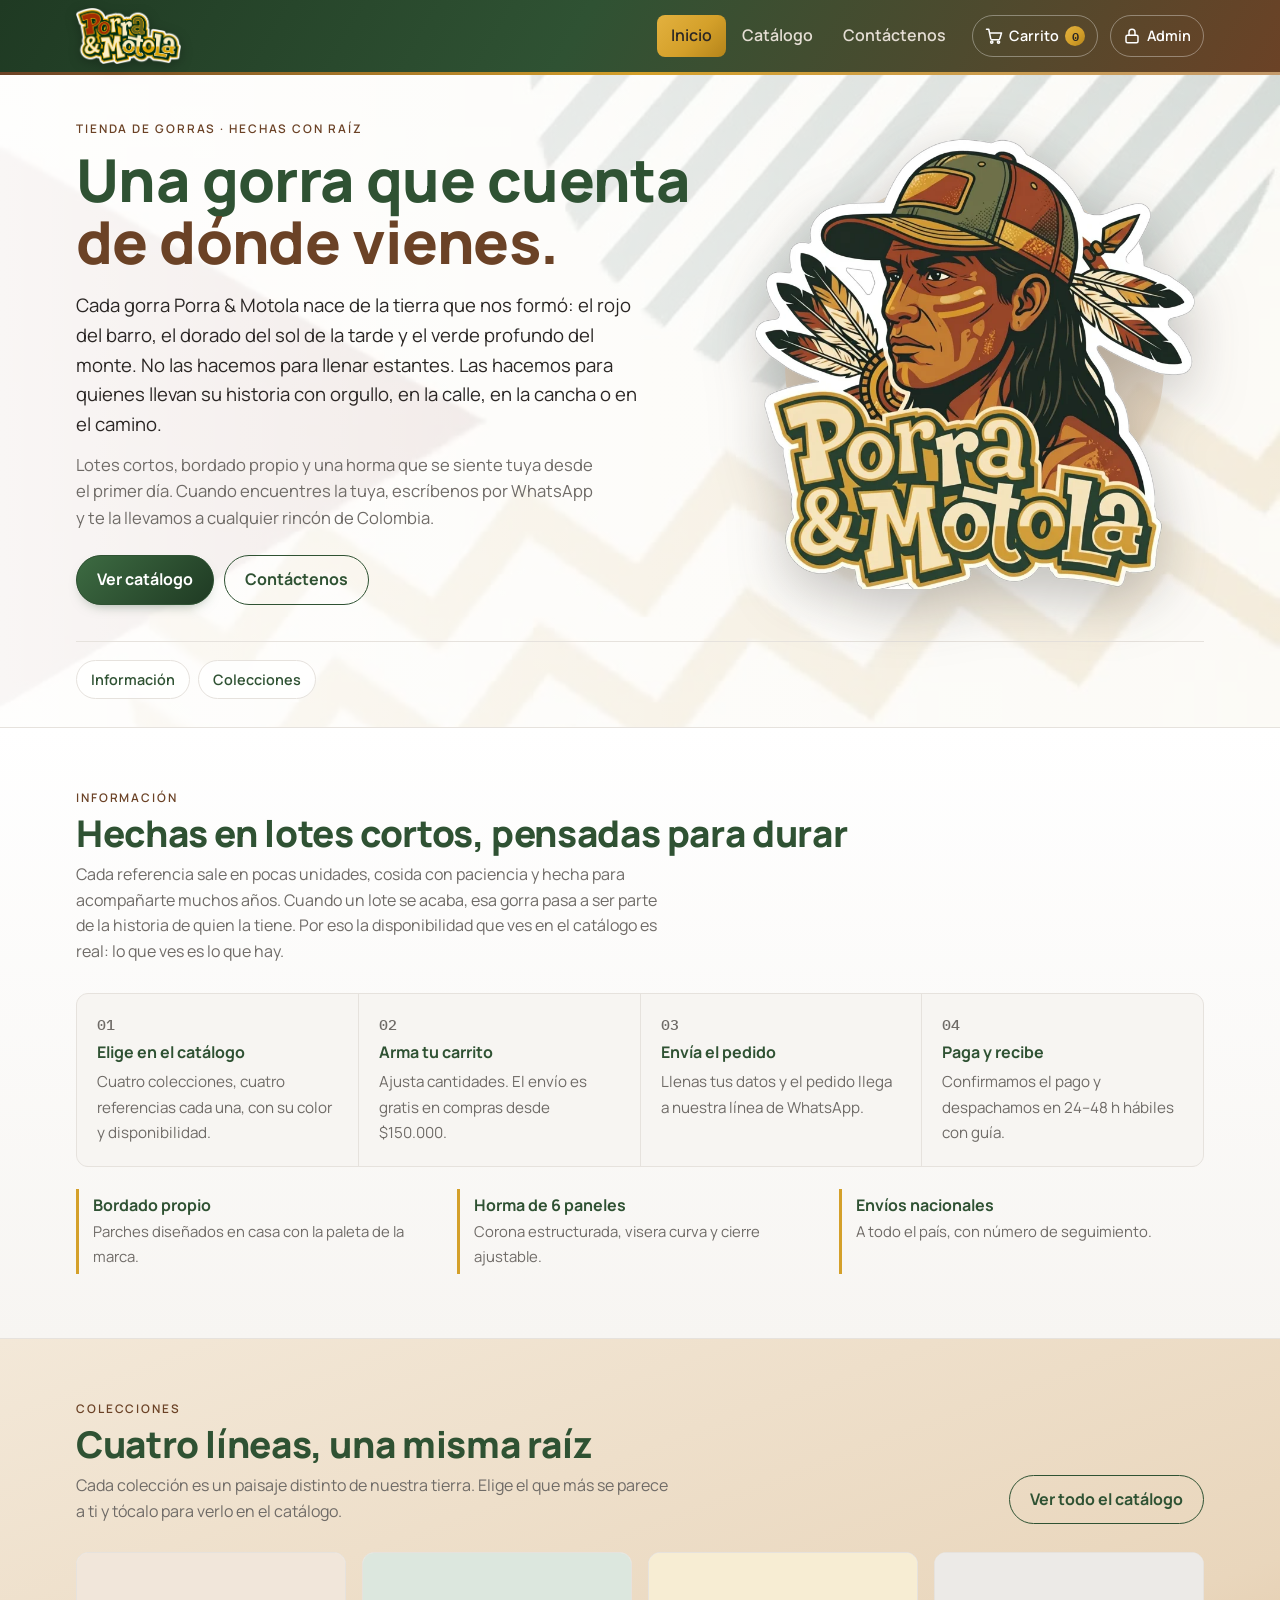
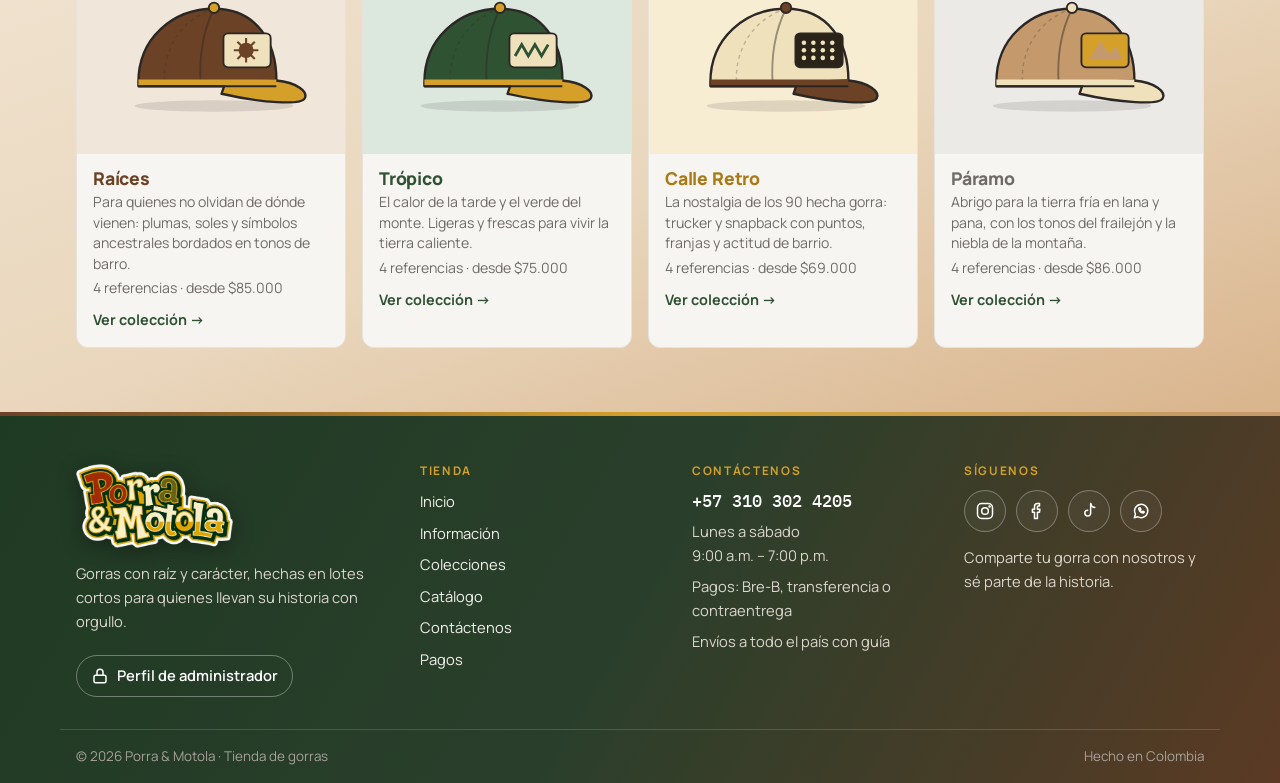
<file: index.html>
<!doctype html>
<html lang="es">
<head>
<meta charset="utf-8">
<meta name="viewport" content="width=device-width, initial-scale=1, viewport-fit=cover">
<title>Porra &amp; Motola · Tienda de gorras</title>
<meta name="description" content="Porra &amp; Motola: gorras con raíz y carácter. Cuatro colecciones con bordado propio y pedidos por WhatsApp a toda Colombia.">
<meta name="theme-color" content="#2F5233">
<meta property="og:title" content="Porra &amp; Motola · Tienda de gorras">
<meta property="og:description" content="Gorras con raíz y carácter. Pide por WhatsApp y recíbela en cualquier ciudad de Colombia.">
<meta property="og:image" content="assets/img/mascota.webp">
<meta property="og:type" content="website">
<link rel="icon" type="image/png" href="assets/img/favicon.png">
<link rel="apple-touch-icon" href="assets/img/logo-sello.png">
<link rel="preconnect" href="https://fonts.googleapis.com">
<link rel="preconnect" href="https://fonts.gstatic.com" crossorigin>
<link rel="stylesheet" href="https://fonts.googleapis.com/css2?family=Manrope:wght@400;500;600;700;800&family=IBM+Plex+Mono:wght@500&display=swap">
<link rel="stylesheet" href="assets/css/styles.css">
</head>
<body>
<header class="top">
  <div class="wrap">
    <button class="brand" type="button" data-go="inicio" aria-label="Porra &amp; Motola, ir al inicio"><img src="assets/img/logo-letras.webp" alt="Porra &amp; Motola"></button>
    <nav class="main" aria-label="Secciones">
      <button class="navbtn on" type="button" data-go="inicio">Inicio</button>
      <button class="navbtn" type="button" data-go="catalogo">Catálogo</button>
      <button class="navbtn" type="button" data-go="contactenos">Contáctenos</button>
    </nav>
    <button class="iconbtn" type="button" data-go="pagos" aria-label="Ver carrito"><svg class="i" viewBox="0 0 24 24"><circle cx="9" cy="20" r="1.5"/><circle cx="18" cy="20" r="1.5"/><path d="M2 3h3l2.6 12.4a2 2 0 0 0 2 1.6h8.2a2 2 0 0 0 2-1.5L22 8H6"/></svg><span class="lbl">Carrito</span><span class="n" id="cartN">0</span></button>
    <button class="iconbtn" type="button" id="openAdmin" title="Acceso administrador"><svg class="i" viewBox="0 0 24 24"><rect x="4" y="11" width="16" height="10" rx="2"/><path d="M8 11V7a4 4 0 0 1 8 0v4"/></svg><span class="lbl">Admin</span></button>
  </div>
</header>

<main>
<!-- ===== VISTA: INICIO ===== -->
<div class="view" id="v-inicio">
  <section class="band hero-b" id="inicio">
    <video class="bgvid" id="bgvid" autoplay muted loop playsinline preload="auto" poster="assets/img/fondo-inicio.jpg" aria-hidden="true" tabindex="-1"><source src="assets/video/fondo-inicio.mp4" type="video/mp4"></video>
    <div class="wrap hero">
      <div class="copy">
        <div class="eyebrow">Tienda de gorras · Hechas con raíz</div>
        <h1>Una gorra que cuenta <span>de dónde vienes.</span></h1>
        <p class="lead">Cada gorra Porra &amp; Motola nace de la tierra que nos formó: el rojo del barro, el dorado del sol de la tarde y el verde profundo del monte. No las hacemos para llenar estantes. Las hacemos para quienes llevan su historia con orgullo, en la calle, en la cancha o en el camino.</p>
        <p>Lotes cortos, bordado propio y una horma que se siente tuya desde el primer día. Cuando encuentres la tuya, escríbenos por WhatsApp y te la llevamos a cualquier rincón de Colombia.</p>
        <div class="cta">
          <button class="btn" type="button" data-go="catalogo">Ver catálogo</button>
          <button class="btn ghost" type="button" data-go="contactenos">Contáctenos</button>
        </div>
      </div>
      <div class="mascwrap"><img class="mascot" src="assets/img/mascota.webp" alt="Mascota Porra &amp; Motola: hombre indígena con gorra y plumas"></div>
    </div>
    <div class="wrap"><div class="subnav" role="navigation" aria-label="En esta página">
      <button type="button" data-go="informacion">Información</button>
      <button type="button" data-go="colecciones">Colecciones</button>
    </div></div>
  </section>

  <section class="band info-b" id="informacion">
    <div class="wrap">
      <div class="sechead"><div><div class="eyebrow">Información</div><h2>Hechas en lotes cortos, pensadas para durar</h2><p>Cada referencia sale en pocas unidades, cosida con paciencia y hecha para acompañarte muchos años. Cuando un lote se acaba, esa gorra pasa a ser parte de la historia de quien la tiene. Por eso la disponibilidad que ves en el catálogo es real: lo que ves es lo que hay.</p></div></div>
      <div class="info">
        <div><span class="num">01</span><b>Elige en el catálogo</b><span>Cuatro colecciones, cuatro referencias cada una, con su color y disponibilidad.</span></div>
        <div><span class="num">02</span><b>Arma tu carrito</b><span>Ajusta cantidades. El envío es gratis en compras desde $150.000.</span></div>
        <div><span class="num">03</span><b>Envía el pedido</b><span>Llenas tus datos y el pedido llega a nuestra línea de WhatsApp.</span></div>
        <div><span class="num">04</span><b>Paga y recibe</b><span>Confirmamos el pago y despachamos en 24–48 h hábiles con guía.</span></div>
      </div>
      <div class="feats">
        <div><b>Bordado propio</b><span>Parches diseñados en casa con la paleta de la marca.</span></div>
        <div><b>Horma de 6 paneles</b><span>Corona estructurada, visera curva y cierre ajustable.</span></div>
        <div><b>Envíos nacionales</b><span>A todo el país, con número de seguimiento.</span></div>
      </div>
    </div>
  </section>

  <section class="band cols-b" id="colecciones">
    <div class="wrap">
      <div class="sechead"><div><div class="eyebrow">Colecciones</div><h2>Cuatro líneas, una misma raíz</h2><p>Cada colección es un paisaje distinto de nuestra tierra. Elige el que más se parece a ti y tócalo para verlo en el catálogo.</p></div><button class="btn ghost" type="button" data-go="catalogo">Ver todo el catálogo</button></div>
      <div class="cols" id="colCards"></div>
    </div>
  </section>
</div>

<!-- ===== VISTA: CATÁLOGO ===== -->
<div class="view" id="v-catalogo" hidden>
  <section class="pagehead"><div class="wrap"><div class="eyebrow">Catálogo 2026</div><h1>Elige tu gorra</h1><p>Escoge el color con los círculos y agrégala al carrito. Toca la imagen para verla en detalle.</p></div></section>
  <section class="band"><div class="wrap">
    <div class="tabsrow" id="filters" role="tablist" aria-label="Filtrar por colección"></div>
    <div id="lines"></div>
  </div></section>
</div>

<!-- ===== VISTA: CONTÁCTENOS ===== -->
<div class="view" id="v-contactenos" hidden>
  <section class="pagehead"><div class="wrap"><div class="eyebrow">Contáctenos</div><h1>Estamos para escucharte</h1><p>Detrás de cada gorra hay una persona que la eligió con intención. Escríbenos tus dudas, ideas o pedidos especiales y te respondemos personalmente.</p></div></section>
  <section class="band contact-b" id="contacto">
    <div class="wrap contact">
      <div>
        <div class="eyebrow">Línea directa</div>
        <h2>Hablemos por WhatsApp</h2>
        <p style="margin:8px 0 0">¿Tienes una idea, un equipo o un evento? Cuéntanos. Respondemos personalmente cada mensaje, porque detrás de cada pedido hay una historia que queremos conocer. También atendemos ventas al por mayor y diseños personalizados.</p>
        <div class="phone" id="phoneTxt">+57 310 302 4205</div>
        <div class="cta">
          <a class="btn wa" href="https://wa.me/573103024205?text=Hola%20Porra%20%26%20Motola%2C%20quiero%20informaci%C3%B3n%20sobre%20sus%20gorras" target="_blank" rel="noopener">Abrir WhatsApp</a>
          <button class="btn ghost" type="button" id="copyPhone">Copiar número</button>
        </div>
      </div>
      <dl>
        <div><dt>Atención</dt><dd>Lunes a sábado, 9:00 a.m. – 7:00 p.m.</dd></div>
        <div><dt>Pagos</dt><dd>Bre-B, transferencia bancaria o contraentrega</dd></div>
        <div><dt>Envíos</dt><dd>A todo el país, con guía de seguimiento</dd></div>
        <div><dt>Mayoristas</dt><dd>Desde 12 unidades, con descuento por volumen</dd></div>
      </dl>
    </div>
  </section>
  <section class="band"><div class="wrap">
    <div class="cgrid">
      <div class="panel">
        <h3>Envíanos un mensaje</h3>
        <p class="note" style="margin-top:-6px">Llena el formulario y lo abrimos en WhatsApp con tu mensaje listo para enviar.</p>
        <form id="contactForm" novalidate>
          <div class="two">
            <div class="f"><label for="cNombre">Nombre</label><input id="cNombre" autocomplete="name" placeholder="Tu nombre"></div>
            <div class="f"><label for="cEmail">Correo electrónico</label><input id="cEmail" type="email" autocomplete="email" placeholder="nombre@correo.com"></div>
          </div>
          <div class="f"><label for="cMotivo">Motivo</label>
            <select id="cMotivo"><option>Consulta sobre un producto</option><option>Pedido al por mayor</option><option>Diseño personalizado</option><option>Estado de mi pedido</option><option>Otro</option></select></div>
          <div class="f"><label for="cMsg">Mensaje</label><textarea id="cMsg" rows="4" placeholder="Cuéntanos en qué podemos ayudarte"></textarea></div>
          <p class="err" id="cErr" hidden></p>
          <button class="btn block" type="submit">Preparar mensaje</button>
        </form>
        <div id="cBox" hidden>
          <pre class="msg" id="cTxt"></pre>
          <div class="stack"><a class="btn wa" id="cWa" href="https://wa.me/573103024205" target="_blank" rel="noopener">Enviar por WhatsApp</a><button class="btn ghost" type="button" id="cCopy">Copiar mensaje</button></div>
          <button class="link" type="button" id="cEdit">Editar mensaje</button>
        </div>
      </div>
      <div class="faq">
        <h3>Preguntas frecuentes</h3>
        <details open><summary>¿Cuánto tarda el envío?</summary><p>Despachamos en 24–48 h hábiles después de confirmar el pago. La entrega depende de la ciudad y la transportadora.</p></details>
        <details><summary>¿Qué talla tienen las gorras?</summary><p>Todas son talla única ajustable, con cierre snapback o correa según la referencia.</p></details>
        <details><summary>¿Cómo pago?</summary><p>Con Bre-B, transferencia bancaria o contraentrega donde haya cobertura. Te confirmamos los datos por WhatsApp.</p></details>
        <details><summary>¿Hacen diseños personalizados?</summary><p>Sí, para equipos, empresas y eventos desde 12 unidades. Cuéntanos tu idea en el formulario.</p></details>
      </div>
    </div>
  </div></section>
</div>

<!-- ===== VISTA: PAGOS ===== -->
<div class="view" id="v-pagos" hidden>
  <section class="pagehead"><div class="wrap"><div class="eyebrow">Pagos</div><h1>Finaliza tu pedido</h1><p>Revisa el carrito, completa tus datos y envía el pedido a nuestra línea de WhatsApp, donde te confirmamos el pago y el envío.</p></div></section>
  <section class="band"><div class="wrap">
    <div class="paygrid">
      <div class="panel"><h3>1 · Tu carrito</h3><div id="cartList"></div><div class="totals" id="totals"></div></div>
      <div class="panel">
        <h3>2 · Datos de envío y pago</h3>
        <form id="orderForm" novalidate>
          <div class="f"><label for="fNombre">Nombre completo</label><input id="fNombre" autocomplete="name" placeholder="Ej: Laura Gómez"></div>
          <div class="two">
            <div class="f"><label for="fTel">Celular</label><input id="fTel" inputmode="tel" autocomplete="tel" placeholder="300 123 4567"></div>
            <div class="f"><label for="fEmail">Correo electrónico</label><input id="fEmail" type="email" inputmode="email" autocomplete="email" placeholder="nombre@correo.com"></div>
          </div>
          <div class="two">
            <div class="f"><label for="fCiudad">Ciudad</label><input id="fCiudad" placeholder="Ej: Ibagué"></div>
            <div class="f"><label for="fDir">Dirección</label><input id="fDir" autocomplete="street-address" placeholder="Calle, número, barrio"></div>
          </div>
          <div class="f"><span class="lbl2">Método de pago</span>
            <div class="paymeth">
              <label><input type="radio" name="pago" id="pBreb" value="Bre-B" checked><span>Bre-B<small>Pago inmediato con llave; te la enviamos por WhatsApp.</small></span></label>
              <label><input type="radio" name="pago" id="pTransf" value="Transferencia bancaria"><span>Transferencia bancaria<small>Te compartimos los datos de la cuenta en el chat.</small></span></label>
              <label><input type="radio" name="pago" id="pContra" value="Contraentrega"><span>Contraentrega<small>Sujeto a cobertura de la transportadora.</small></span></label>
            </div>
          </div>
          <div class="f"><label for="fNota">Nota (opcional)</label><textarea id="fNota" rows="2" placeholder="Ej: es para regalo"></textarea></div>
          <p class="err" id="formErr" hidden></p>
          <button class="btn block" type="submit" id="sendBtn">Preparar pedido</button>
        </form>
        <div id="sendBox" hidden>
          <p class="note" style="margin-top:0">Mensaje que se enviará a la línea <b>+57 310 302 4205</b>:</p>
          <pre class="msg" id="msgTxt"></pre>
          <div class="stack">
            <a class="btn wa" id="waLink" href="https://wa.me/573103024205" target="_blank" rel="noopener">Enviar por WhatsApp</a>
            <button class="btn ghost" type="button" id="copyMsg">Copiar mensaje</button>
          </div>
          <p class="note">Si WhatsApp no se abre, copia el mensaje y envíalo al +57 310 302 4205.</p>
          <div class="stack"><button class="link" type="button" id="editBtn">Editar datos</button><button class="link" type="button" id="doneBtn">Ya envié el pedido · vaciar carrito</button></div>
        </div>
      </div>
    </div>
  </div></section>
</div>
</main>


<footer>
  <div class="wrap fgrid">
    <div>
      <img class="flogo" src="assets/img/logo-letras.webp" alt="Porra &amp; Motola">
      <p>Gorras con raíz y carácter, hechas en lotes cortos para quienes llevan su historia con orgullo.</p>
      <button class="adminlink" type="button" id="footAdmin"><svg class="i" viewBox="0 0 24 24"><rect x="4" y="11" width="16" height="10" rx="2"/><path d="M8 11V7a4 4 0 0 1 8 0v4"/></svg>Perfil de administrador</button>
    </div>
    <div>
      <h4>Tienda</h4>
      <ul class="flist">
        <li><button type="button" data-go="inicio">Inicio</button></li>
        <li><button type="button" data-go="informacion">Información</button></li>
        <li><button type="button" data-go="colecciones">Colecciones</button></li>
        <li><button type="button" data-go="catalogo">Catálogo</button></li>
        <li><button type="button" data-go="contactenos">Contáctenos</button></li>
        <li><button type="button" data-go="pagos">Pagos</button></li>
      </ul>
    </div>
    <div>
      <h4>Contáctenos</h4>
      <p class="fphone">+57 310 302 4205</p>
      <p>Lunes a sábado<br>9:00 a.m. – 7:00 p.m.</p>
      <p>Pagos: Bre-B, transferencia o contraentrega</p>
      <p>Envíos a todo el país con guía</p>
    </div>
    <div>
      <h4>Síguenos</h4>
      <div class="social">
        <a id="soc-ig" href="https://www.instagram.com/" target="_blank" rel="noopener" aria-label="Instagram" title="Instagram"><svg viewBox="0 0 24 24"><rect x="3" y="3" width="18" height="18" rx="5"/><circle cx="12" cy="12" r="4"/><circle cx="17.5" cy="6.5" r=".6" fill="currentColor"/></svg></a>
        <a id="soc-fb" href="https://www.facebook.com/" target="_blank" rel="noopener" aria-label="Facebook" title="Facebook"><svg viewBox="0 0 24 24"><path d="M15 3h-2.5A3.5 3.5 0 0 0 9 6.5V10H6.5v3.5H9V21h3.5v-7.5H15l.5-3.5h-3V7a1 1 0 0 1 1-1H15z"/></svg></a>
        <a id="soc-tt" href="https://www.tiktok.com/" target="_blank" rel="noopener" aria-label="TikTok" title="TikTok"><svg viewBox="0 0 24 24"><path d="M14 3v11.5a3.5 3.5 0 1 1-3.5-3.5"/><path d="M14 3c.5 2.8 2.4 4.6 5 4.8"/></svg></a>
        <a id="soc-wa" href="https://wa.me/573103024205" target="_blank" rel="noopener" aria-label="WhatsApp" title="WhatsApp"><svg viewBox="0 0 24 24"><path d="M4 20l1.3-3.9A8 8 0 1 1 8 18.8z"/><path d="M9.2 8.6c.2 2.9 2.6 5.4 5.6 5.9l1.2-1.3-1.8-.9-.8.8c-1-.4-1.9-1.3-2.3-2.3l.8-.8-.9-1.8z"/></svg></a>
      </div>
      <p style="margin-top:14px">Comparte tu gorra con nosotros y sé parte de la historia.</p>
    </div>
  </div>
  <div class="wrap fbottom"><span>© 2026 Porra &amp; Motola · Tienda de gorras</span><span>Hecho en Colombia</span></div>
</footer>

<!-- ADMIN -->
<div class="layer" id="adminLayer" hidden role="dialog" aria-modal="true" aria-label="Panel administrador">
  <div class="layerbar"><div class="wrap"><b>Panel administrador · Porra &amp; Motola</b><button class="iconbtn" type="button" id="closeAdmin">Volver a la tienda</button></div></div>
  <div class="wrap">
    <div class="login panel" id="loginBox">
      <img src="assets/img/logo-letras.webp" alt="" style="width:180px;border-radius:0">
      <h3 style="color:var(--bosque);margin-bottom:16px">Acceso administrador</h3>
      <form id="loginForm"><div class="f"><label for="pin">Clave</label><input id="pin" type="password" autocomplete="current-password" placeholder="Clave de acceso"></div>
      <p class="err" id="pinErr" hidden>Clave incorrecta. Revisa mayúsculas y vuelve a intentar.</p>
      <button class="btn block" type="submit">Entrar al panel</button></form>
      <p class="note">Clave de demostración: <b>motola2026</b>. Cámbiala en el código (constante ADMIN_PIN).</p>
    </div>
    <div id="dash" hidden>
      <div class="dashbar">
        <div><div class="eyebrow">Últimos 30 días</div><h2>Estadísticas de la tienda</h2></div>
        <div class="stack" style="margin:0;align-items:center">
          <span class="demo" id="demoTag">Incluye datos de ejemplo</span>
          <button class="chip" type="button" id="resetBtn">Reiniciar datos</button>
          <button class="chip" type="button" id="logoutBtn">Cerrar sesión</button>
        </div>
      </div>
      <div class="kpis" id="kpis"></div>
      <div class="dgrid">
        <div class="panel chart"><h3>Visitas · últimos 14 días</h3><div id="visitsChart"></div></div>
        <div class="panel"><h3>Ventas por colección</h3><div id="byCol"></div></div>
      </div>
      <div class="dgrid">
        <div class="panel"><h3>Productos más vendidos</h3><div class="tablewrap" id="topProd"></div></div>
        <div class="panel"><h3>Colores preferidos</h3><div id="byColor"></div></div>
      </div>
      <div class="panel" style="margin-bottom:16px"><h3>Inventario y precios</h3><p class="note" style="margin-top:-8px">Edita el precio o las existencias; el catálogo se actualiza al instante.</p><div class="tablewrap" id="invTable"></div></div>
      <div class="panel" style="margin-bottom:16px"><h3>Últimos pedidos</h3><div class="tablewrap" id="orders"></div></div>
      <p class="note" style="margin-bottom:40px">Los datos se guardan en este navegador. Para medir las visitas de todos los clientes en GitHub Pages hay que conectar un servicio externo, como Google Analytics o Firebase.</p>
    </div>
  </div>
</div>

<div class="modal" id="modal" hidden></div>
<div class="toast" id="toast" hidden></div>
<script src="assets/js/app.js"></script>
</body>
</html>
</file>
<file: assets/css/styles.css>
html,body{margin:0}
:root{padding-top:env(safe-area-inset-top,0px);padding-bottom:env(safe-area-inset-bottom,0px)}
img{max-width:100%}
[hidden]{display:none!important}

/* Layout: tres vistas independientes (Inicio · Catálogo · Pagos) bajo una barra fija; Inicio en bandas de color propias; admin en capa superpuesta */
:root{
  --fondo:#FFFFFF; --papel:#F7F5F2; --linea:#E6E2DD; --texto:#2B2725; --suave:#6F6B67; --dorado:#F3E8D8;
  --bosque:#2F5233; --mostaza:#D4A02A; --teja:#6B4226; --oliva:#C49A6C; --gris:#8E8984;
  --cafe:#6B4226; --cafe-claro:#C49A6C;
  --ok:#2E6B41; --warn:#8A6514; --bad:#8A3B22;
  --g-monte:linear-gradient(120deg,#1F3A23 0%,#2F5233 45%,#4E4A2E 75%,#6B4226 100%);
  --g-sol:linear-gradient(180deg,#FFFFFF 0%,#FFFFFF 70%,#F7F5F2 100%);
  --g-barro:linear-gradient(120deg,#2F5233 0%,#4E4A2E 50%,#6B4226 100%);
  --g-oro:linear-gradient(135deg,#E3B13F 0%,#D4A02A 55%,#B5841A 100%);
  --g-crema:linear-gradient(180deg,#FFFFFF 0%,#F7F5F2 100%);
    --sans:"Manrope","Segoe UI",Helvetica,Arial,sans-serif;
  --mono:"IBM Plex Mono",ui-monospace,Menlo,monospace;
  --r:12px; color-scheme:light;
}
*{box-sizing:border-box}
[hidden]{display:none!important}
html{scroll-behavior:smooth}
body{background:var(--fondo);color:var(--texto);font:16px/1.6 var(--sans);margin:0}
body::before{content:"";position:fixed;inset:0 0 auto;height:env(safe-area-inset-top,0px);z-index:60;background:var(--bosque)}
button{font:inherit;cursor:pointer;color:inherit}
:focus-visible{outline:2px solid var(--mostaza);outline-offset:2px}
.wrap{max-width:1160px;margin:0 auto;padding-left:max(16px,env(safe-area-inset-left,0px));padding-right:max(16px,env(safe-area-inset-right,0px))}
h1,h2,h3,h4{margin:0;line-height:1.15;text-wrap:balance;letter-spacing:-.01em}
.eyebrow{font:600 .74rem/1 var(--sans);letter-spacing:.16em;text-transform:uppercase;color:var(--teja)}
svg.i{width:18px;height:18px;fill:none;stroke:currentColor;stroke-width:2;stroke-linecap:round;stroke-linejoin:round;flex:none}

/* Barra superior */
header.top{position:sticky;top:env(safe-area-inset-top,0px);z-index:50;background:var(--bosque);background-image:var(--g-monte);border-bottom:3px solid transparent;border-image:linear-gradient(90deg,#6B4226,#D4A02A,#C49A6C) 1}
header.top .wrap{display:flex;align-items:center;gap:12px;padding-block:8px}
.brand{display:flex;align-items:center;gap:10px;margin-right:auto;border:0;background:none;padding:0}
.brand img{height:56px;width:auto;display:block;filter:drop-shadow(0 3px 6px rgba(0,0,0,.25));transition:transform .2s}
.brand:hover img{transform:rotate(-2deg) scale(1.03)}
.brand span{font-weight:800;font-size:1.05rem;color:#FFFFFF}
nav.main{display:flex;gap:2px}
.navbtn{border:0;background:none;padding:8px 14px;border-radius:8px;font-weight:600;color:#E4DDD3}
@media (max-width:480px){.navbtn{padding:6px 8px;font-size:.86rem}}
.navbtn:hover{color:#fff;background:rgba(255,255,255,.08)}
.navbtn.on{color:var(--texto);background:var(--g-oro)}
.iconbtn{display:flex;align-items:center;gap:6px;border:1px solid rgba(255,255,255,.35);background:transparent;color:#FFFFFF;padding:8px 12px;border-radius:999px;font-weight:600;font-size:.9rem}
.iconbtn:hover{border-color:var(--mostaza)}
.iconbtn .n{background:var(--g-oro);color:var(--texto);min-width:20px;height:20px;border-radius:10px;display:grid;place-items:center;font:600 .75rem var(--mono)}
@media (max-width:760px){
  header.top .wrap{flex-wrap:wrap}
  nav.main{order:3;width:100%;justify-content:space-around;border-top:1px solid rgba(255,255,255,.2);padding-top:6px}
  .iconbtn .lbl{display:none}
}

/* Botones */
.btn{text-decoration:none;display:inline-flex;align-items:center;justify-content:center;gap:8px;border:1px solid var(--bosque);background:var(--bosque);background-image:linear-gradient(135deg,#3D6B42,#1F3A23);box-shadow:0 6px 14px -8px rgba(47,82,51,.6);color:#fff;font-weight:700;padding:11px 20px;border-radius:999px;transition:background .15s,color .15s}
.btn:hover{background-image:linear-gradient(135deg,#4A7A50,#2F5233)}
.btn.ghost{background:transparent;background-image:none;box-shadow:none;color:var(--bosque)}
.btn.ghost:hover{background:rgba(47,82,51,.06)}
.btn.wa{background:#1E8A4C;background-image:linear-gradient(135deg,#25A35A,#17703D);border-color:#1E8A4C}
.btn.wa:hover{background-image:linear-gradient(135deg,#2BB565,#1E8A4C)}
.btn[disabled]{opacity:.4;cursor:not-allowed}
.btn.block{width:100%}

.sechead{display:flex;flex-wrap:wrap;align-items:end;justify-content:space-between;gap:16px;margin-bottom:28px}
.sechead h2{font-size:clamp(1.7rem,3.4vw,2.3rem);font-weight:800;color:var(--bosque);margin-top:8px}
.sechead p{margin:8px 0 0;max-width:60ch;color:var(--suave)}

/* Héroe */
.hero{display:grid;grid-template-columns:1.15fr .85fr;gap:48px;align-items:center}
.mascwrap{position:relative;justify-self:center;width:100%;max-width:440px;display:grid;place-items:center}
.mascwrap::before{content:"";position:absolute;width:86%;aspect-ratio:1;border-radius:50%;background:radial-gradient(circle at 40% 35%,#F3E8D8 0%,#EBDCC8 55%,rgba(196,154,108,.25) 72%,transparent 74%);z-index:0}
.mascot{position:relative;z-index:1;width:100%;filter:drop-shadow(0 18px 28px rgba(43,39,37,.28));transition:transform .5s}
.mascwrap:hover .mascot{transform:translateY(-4px) rotate(-1.5deg)}
@keyframes spin{to{transform:rotate(360deg)}}
.hero h1{font-size:clamp(2.2rem,5vw,3.7rem);font-weight:800;color:var(--bosque);margin:14px 0 18px;line-height:1.05}
.hero h1 span{color:var(--teja)}
.hero p{max-width:52ch;color:var(--suave);font-size:1.04rem;margin:0 0 12px}
.hero p.lead{font-size:1.16rem;color:var(--texto)}
.hero .cta{display:flex;flex-wrap:wrap;gap:10px;margin-top:24px}
.facts{display:flex;flex-wrap:wrap;gap:28px;margin-top:28px;padding-top:20px;border-top:1px solid var(--linea)}
.facts b{display:block;font-size:1.4rem;color:var(--bosque);font-variant-numeric:tabular-nums}
.facts small{color:var(--suave)}
@media (max-width:860px){.hero{grid-template-columns:1fr;gap:16px}.mascwrap{max-width:260px;order:-1}}
/* Vistas y bandas */
.band{padding-block:64px;scroll-margin-top:70px}
.hero-b{position:relative;overflow:hidden;isolation:isolate;padding-block:48px 28px;background:#FFFFFF}
.bgvid{position:absolute;inset:0;width:100%;height:100%;object-fit:cover;opacity:.24;filter:saturate(.85);z-index:-2;pointer-events:none}
.hero-b::after{content:"";position:absolute;inset:0;z-index:-1;background:linear-gradient(90deg,rgba(255,255,255,.8) 0%,rgba(255,255,255,.5) 50%,rgba(255,255,255,.2) 100%);pointer-events:none}
.info-b{background:var(--papel);background-image:var(--g-crema);border-block:1px solid var(--linea)}
.cols-b{background:var(--dorado);background-image:linear-gradient(160deg,#F3E8D8 0%,#E9D6BC 60%,#D9B48C 100%)}
.cols-b .eyebrow{color:var(--teja)}
.cgrid{display:grid;grid-template-columns:1.2fr 1fr;gap:22px;align-items:start}
@media (max-width:900px){.cgrid{grid-template-columns:1fr}}
select{font:inherit;padding:10px 12px;border:1px solid var(--linea);border-radius:8px;background:#fff;color:var(--texto);width:100%}
.faq h3{font-size:1.15rem;font-weight:800;color:var(--bosque);margin-bottom:12px}
.faq details{background:var(--papel);border:1px solid var(--linea);border-radius:10px;padding:12px 16px;margin-bottom:10px}
.faq summary{cursor:pointer;font-weight:700;color:var(--bosque)}
.faq details p{margin:8px 0 0;color:var(--suave)}
.contact-b{background:var(--fondo);background-image:radial-gradient(circle at 85% 20%,rgba(255,255,255,.8) 0,transparent 40%),linear-gradient(120deg,#FFFFFF 0%,#F7F1E8 40%,#EFE3D1 75%,#E6D2B8 100%);color:var(--texto);border-bottom:1px solid var(--linea)}
.subnav{display:flex;flex-wrap:wrap;gap:8px;margin-top:36px;padding-top:18px;border-top:1px solid var(--linea)}
.subnav button{border:1px solid var(--linea);background:rgba(255,255,255,.85);border-radius:999px;padding:7px 14px;font-weight:600;font-size:.9rem;color:var(--bosque)}
.subnav button:hover{border-color:var(--bosque)}
.pagehead{background-color:var(--bosque);color:#F2EEE8;padding-block:52px 48px;border-bottom:4px solid var(--mostaza);background-image:linear-gradient(90deg,rgba(31,58,35,.95) 0%,rgba(31,58,35,.82) 38%,rgba(31,58,35,.25) 72%,rgba(31,58,35,0) 100%),url(../img/fondo-patron.webp);background-size:cover;background-position:center}
@media (max-width:760px){.pagehead{background-image:linear-gradient(rgba(31,58,35,.84),rgba(31,58,35,.84)),url(../img/fondo-patron.webp)}}
.pagehead h1{font-size:clamp(1.9rem,4vw,2.8rem);font-weight:800;color:#FFFFFF;margin-top:8px;text-shadow:0 2px 10px rgba(0,0,0,.35)}
.pagehead p{max-width:62ch;margin:10px 0 0;color:#E4DDD3}
.pagehead .eyebrow{color:var(--mostaza)}
.view .band:not(.hero-b):not(.info-b):not(.cols-b):not(.contact-b){padding-block:40px 64px}
.view .contact-b{padding-block:48px}
.num{display:block;font:500 .8rem var(--mono);color:var(--teja);margin-bottom:6px}
.feats{display:grid;grid-template-columns:repeat(3,1fr);gap:16px;margin-top:22px}
.feats div{border-left:3px solid var(--mostaza);padding:4px 0 4px 14px}
.feats b{display:block;color:var(--bosque)}
.feats span{color:var(--suave);font-size:.93rem}
@media (max-width:760px){.feats{grid-template-columns:1fr}}

/* Información */
.about{display:grid;grid-template-columns:280px 1fr;gap:36px;align-items:center}
.about img{width:100%;max-width:280px;border-radius:50%;justify-self:center}
.info{display:grid;grid-template-columns:repeat(4,1fr);gap:1px;background:var(--linea);border:1px solid var(--linea);border-radius:var(--r);overflow:hidden}
.info div{background:var(--papel);padding:20px}
.info b{display:block;color:var(--bosque);margin-bottom:4px}
.info span{color:var(--suave);font-size:.95rem}
@media (max-width:900px){.info{grid-template-columns:1fr 1fr}}
@media (max-width:480px){.info{grid-template-columns:1fr}}

/* Colecciones */
.cols{display:grid;grid-template-columns:repeat(4,1fr);gap:16px}
.colcard{border:1px solid var(--linea);border-radius:var(--r);overflow:hidden;background:var(--papel);text-align:left;padding:0;display:flex;flex-direction:column;transition:border-color .15s,transform .15s}
.colcard:hover{border-color:var(--bosque);transform:translateY(-2px)}
.colcard .art{aspect-ratio:4/3;max-width:100%;display:grid;place-items:center;width:100%}
.colcard .art svg{width:74%}
.colcard .t{padding:14px 16px 16px;display:flex;flex-direction:column;gap:4px}
.colcard h3{font-size:1.1rem;font-weight:800}
.colcard small{color:var(--suave);font-size:.88rem;line-height:1.45}
.colcard .go{margin-top:6px;font-weight:700;color:var(--bosque);font-size:.9rem}
@media (max-width:900px){.cols{grid-template-columns:1fr 1fr}}
@media (max-width:420px){.cols{grid-template-columns:1fr}}

/* Contacto */
.contact{display:grid;grid-template-columns:1.2fr 1fr;gap:36px}
.contact h2{color:var(--bosque);font-size:clamp(1.6rem,3vw,2.1rem);font-weight:800;margin-top:8px}
.contact .eyebrow{color:var(--teja)}
.contact p{color:var(--suave)}
.phone{font:500 clamp(1.3rem,3vw,1.7rem) var(--mono);color:var(--bosque);margin:14px 0;user-select:all}
.contact .cta{display:flex;flex-wrap:wrap;gap:10px}
.contact .btn.ghost{color:var(--bosque);border-color:var(--bosque)}
.contact .btn.ghost:hover{background:rgba(255,255,255,.6)}
.contact dl > div{background:rgba(255,255,255,.6);border:1px solid var(--linea);border-radius:10px;padding:10px 14px}
.contact dl{margin:0;display:grid;gap:14px}
.contact dt{font-size:.72rem;font-weight:700;letter-spacing:.14em;text-transform:uppercase;color:var(--teja)}
.contact dd{margin:2px 0 0;color:var(--texto)}
@media (max-width:760px){.contact{grid-template-columns:1fr}}

/* Catálogo */
.tabsrow{display:flex;flex-wrap:wrap;gap:6px;margin-bottom:6px}
.chip{border:1px solid var(--linea);background:var(--papel);padding:7px 15px;border-radius:999px;font-weight:600;font-size:.92rem}
.chip:hover{border-color:var(--bosque)}
.chip.on{background:var(--bosque);color:#fff;border-color:var(--bosque)}
.line{margin-top:36px}
.linehead{display:flex;align-items:baseline;gap:12px;flex-wrap:wrap;padding-bottom:12px;margin-bottom:16px;border-bottom:1px solid var(--linea)}
.linehead .dot{width:12px;height:12px;border-radius:50%;align-self:center}
.linehead h3{font-size:1.35rem;font-weight:800}
.linehead p{margin:0;color:var(--suave);font-size:.94rem;flex:1;min-width:220px}
.linehead .tag{font:500 .76rem var(--mono);color:var(--suave)}
.grid4{display:grid;grid-template-columns:repeat(4,1fr);gap:16px}
@media (max-width:980px){.grid4{grid-template-columns:repeat(2,1fr)}}
@media (max-width:460px){.grid4{grid-template-columns:1fr}}
.prod{background:var(--papel);border:1px solid var(--linea);border-radius:var(--r);display:flex;flex-direction:column;min-width:0;overflow:hidden}
.prod .pic{aspect-ratio:10/7;max-width:100%;width:100%;display:grid;place-items:center;position:relative;border:0;padding:0;cursor:zoom-in}
.prod .pic svg{width:78%}
.badge{font:600 .72rem var(--sans);padding:4px 9px;border-radius:999px;letter-spacing:.02em}
.prod .badge{position:absolute;top:10px;left:10px}
.st-ok{background:#E2EFDF;color:var(--ok)}.st-low{background:#F5E7C2;color:var(--warn)}.st-out{background:#F3DDD5;color:var(--bad)}
.prod .body{padding:14px 16px 16px;display:flex;flex-direction:column;gap:6px;flex:1}
.ref{font:500 .76rem var(--mono);color:var(--suave);letter-spacing:.03em}
.prod h4{font-size:1rem;font-weight:700}
.swatches{display:flex;gap:7px;align-items:center;font-size:.82rem;color:var(--suave)}
.sw{width:20px;height:20px;border-radius:50%;border:1px solid rgba(43,39,37,.35);padding:0}
.sw.on{box-shadow:0 0 0 2px var(--papel),0 0 0 3.5px var(--texto)}
.price{font-weight:800;font-size:1.15rem;color:var(--texto);font-variant-numeric:tabular-nums}
.prod .row{display:flex;align-items:center;justify-content:space-between;gap:8px;margin-top:auto;padding-top:8px}
.addbtn{border:1px solid var(--bosque);background:var(--bosque);background-image:linear-gradient(135deg,#3D6B42,#1F3A23);color:#fff;font-weight:700;font-size:.88rem;padding:8px 13px;border-radius:999px;display:flex;align-items:center;gap:6px}
.addbtn:hover{background-image:var(--g-barro)}
.addbtn[disabled]{background:#ECEAE7;border-color:#ECEAE7;color:#8E8984;cursor:not-allowed}

/* Pagos */
.paygrid{display:grid;grid-template-columns:1.2fr 1fr;gap:22px;align-items:start}
@media (max-width:900px){.paygrid{grid-template-columns:1fr}}
.panel{background:var(--papel);border:1px solid var(--linea);border-radius:14px;padding:22px;min-width:0}
.panel h3{font-size:1.15rem;font-weight:800;color:var(--bosque);margin-bottom:14px}
.citem{display:grid;grid-template-columns:68px 1fr auto;gap:12px;align-items:center;padding-block:12px;border-bottom:1px solid var(--linea)}
.citem .mini{width:68px;height:50px;border-radius:8px;display:grid;place-items:center}
.citem .mini svg{width:86%}
.citem .meta{min-width:0}
.citem .meta b{display:block;font-size:.95rem}
.qty{display:flex;align-items:center;border:1px solid var(--linea);border-radius:999px;overflow:hidden}
.qty button{border:0;background:var(--fondo);width:30px;height:30px;font-weight:800}
.qty span{min-width:28px;text-align:center;font:500 .9rem var(--mono)}
.link{border:0;background:none;color:var(--teja);font-size:.84rem;text-decoration:underline;padding:0;font-weight:600}
.totals{display:grid;gap:6px;margin-top:14px;font-variant-numeric:tabular-nums}
.totals div{display:flex;justify-content:space-between}
.totals .g{font-weight:800;font-size:1.25rem;color:var(--bosque);border-top:1px solid var(--texto);padding-top:10px;margin-top:4px}
.empty{text-align:center;padding:28px 10px;color:var(--suave)}
.f{display:grid;gap:5px;margin-bottom:12px}
.f>label,.lbl2{font-size:.8rem;font-weight:700;color:var(--suave)}
input,textarea{font:inherit;padding:10px 12px;border:1px solid var(--linea);border-radius:8px;background:#fff;color:var(--texto);width:100%}
input:focus,textarea:focus{border-color:var(--bosque);outline:none;box-shadow:0 0 0 3px rgba(47,82,51,.12)}
.two{display:grid;grid-template-columns:1fr 1fr;gap:10px}
@media (max-width:480px){.two{grid-template-columns:1fr}}
.paymeth{display:grid;gap:8px}
.paymeth label{display:flex;gap:10px;align-items:flex-start;font-size:.95rem;border:1px solid var(--linea);border-radius:8px;padding:10px 12px;background:#fff;cursor:pointer}
.paymeth label:has(input:checked){border-color:var(--bosque);box-shadow:inset 0 0 0 1px var(--bosque)}
.paymeth input{width:auto;margin-top:5px;accent-color:var(--bosque)}
.paymeth small{display:block;color:var(--suave)}
pre.msg{white-space:pre-wrap;font:.84rem/1.5 var(--mono);background:var(--fondo);border:1px solid var(--linea);border-radius:8px;padding:12px;max-height:260px;overflow:auto;margin:0 0 12px}
.note{font-size:.85rem;color:var(--suave)}
.err{color:var(--bad);font-weight:600;font-size:.9rem}
.stack{display:flex;flex-wrap:wrap;gap:10px;margin-bottom:10px}

footer{background:#1F3A23;background-image:linear-gradient(120deg,#1F3A23 0%,#2A3F2B 50%,#5B3A24 100%);color:#DCD6CE;font-size:.92rem;border-top:4px solid transparent;border-image:linear-gradient(90deg,#6B4226,#D4A02A,#C49A6C) 1}
.fgrid{display:grid;grid-template-columns:1.3fr 1fr 1fr 1fr;gap:32px;padding-block:48px 32px}
.fgrid h4{font-size:.74rem;font-weight:700;letter-spacing:.14em;text-transform:uppercase;color:var(--mostaza);margin-bottom:12px}
.fgrid p{margin:0 0 8px;max-width:34ch}
.flogo{height:84px;width:auto;display:block;margin-bottom:14px;filter:drop-shadow(0 4px 10px rgba(0,0,0,.35))}
.flist{list-style:none;margin:0;padding:0;display:grid;gap:8px}
.flist button{border:0;background:none;padding:0;color:#F4F1EC;text-align:left}
.flist button:hover{color:var(--mostaza);text-decoration:underline}
.social{display:flex;gap:10px;flex-wrap:wrap}
.social a{width:42px;height:42px;border-radius:50%;display:grid;place-items:center;color:#FFFFFF;border:1px solid rgba(255,255,255,.3);background:rgba(255,255,255,.04);transition:background .15s,transform .15s}
.social a:hover{background:var(--g-oro);color:var(--texto);transform:translateY(-2px)}
.social svg{width:20px;height:20px;fill:none;stroke:currentColor;stroke-width:1.8;stroke-linecap:round;stroke-linejoin:round}
.adminlink{display:inline-flex;align-items:center;gap:8px;margin-top:14px;border:1px solid rgba(255,255,255,.35);background:none;color:#FFFFFF;padding:8px 14px;border-radius:999px;font-weight:600}
.adminlink:hover{border-color:var(--mostaza);color:var(--mostaza)}
.fphone{font:500 1.05rem var(--mono);color:#fff;user-select:all}
.fbottom{border-top:1px solid rgba(255,255,255,.15);padding-block:16px;display:flex;flex-wrap:wrap;justify-content:space-between;gap:10px;font-size:.84rem;color:#A7A19A}
@media (max-width:900px){.fgrid{grid-template-columns:1fr 1fr}}
@media (max-width:520px){.fgrid{grid-template-columns:1fr}}

/* Capa admin y modal */
.layer{position:fixed;inset:0;z-index:70;background:var(--fondo);overflow-y:auto;padding-top:env(safe-area-inset-top,0px);padding-bottom:env(safe-area-inset-bottom,0px)}
.layerbar{position:sticky;top:0;background:var(--papel);background-image:var(--g-crema);border-bottom:1px solid var(--linea);z-index:2}
.layerbar .wrap{display:flex;align-items:center;gap:12px;padding-block:12px}
.layerbar b{margin-right:auto;color:var(--bosque)}
.login{max-width:400px;margin:48px auto;text-align:center}
.login img{width:96px;border-radius:50%;margin-bottom:10px}
.login .f{text-align:left}
.dashbar{display:flex;flex-wrap:wrap;gap:10px;align-items:center;justify-content:space-between;margin:28px 0 18px}
.dashbar h2{font-size:1.7rem;font-weight:800;color:var(--bosque);margin-top:6px}
.kpis{display:grid;grid-template-columns:repeat(4,1fr);gap:14px;margin-bottom:16px}
@media (max-width:900px){.kpis{grid-template-columns:1fr 1fr}}
.kpi{background:var(--papel);background-image:var(--g-crema);border:1px solid var(--linea);border-radius:12px;padding:16px 18px;border-top:3px solid var(--c)}
.kpi small{font-size:.74rem;font-weight:700;letter-spacing:.1em;text-transform:uppercase;color:var(--suave)}
.kpi b{display:block;font-size:clamp(1.4rem,2.6vw,1.9rem);font-weight:800;color:var(--texto);font-variant-numeric:tabular-nums;margin:2px 0}
.kpi span{font-size:.84rem;color:var(--suave)}
.dgrid{display:grid;grid-template-columns:1.4fr 1fr;gap:16px;margin-bottom:16px}
@media (max-width:900px){.dgrid{grid-template-columns:1fr}}
.chart svg{width:100%;height:auto;display:block}
.hbar{display:grid;grid-template-columns:100px 1fr 96px;gap:10px;align-items:center;margin-bottom:12px;font-size:.92rem}
.hbar .tr{height:14px;background:var(--fondo);border-radius:7px;overflow:hidden}
.hbar .tr i{display:block;height:100%;border-radius:7px}
.hbar .v{font:500 .84rem var(--mono);text-align:right;font-variant-numeric:tabular-nums}
.tablewrap{overflow-x:auto}
table{width:100%;border-collapse:collapse;font-size:.9rem;font-variant-numeric:tabular-nums}
th{font-size:.72rem;font-weight:700;letter-spacing:.08em;text-transform:uppercase;color:var(--suave);text-align:left;padding:8px;border-bottom:1px solid var(--texto);white-space:nowrap}
td{padding:8px;border-bottom:1px solid var(--linea);white-space:nowrap}
td input{width:100px;padding:5px 8px}
.colorbar{display:flex;height:22px;border-radius:6px;overflow:hidden;margin-bottom:14px}
.colorbar i{display:block;height:100%}
.legend{display:grid;grid-template-columns:repeat(auto-fill,minmax(140px,1fr));gap:6px;font-size:.88rem}
.legend span{display:flex;align-items:center;gap:8px}
.legend i{width:12px;height:12px;border-radius:3px;flex:none;border:1px solid rgba(43,39,37,.25)}
.demo{background:#F5E7C2;color:var(--warn);font-size:.76rem;font-weight:700;padding:5px 10px;border-radius:999px}
.modal{position:fixed;inset:0;background:rgba(43,39,37,.55);display:grid;place-items:center;z-index:80;padding:16px}
.modal .box{background:var(--papel);border-radius:16px;max-width:720px;width:100%;display:grid;grid-template-columns:1fr 1fr;overflow:hidden;max-height:90vh;overflow-y:auto}
.modal .pic{display:grid;place-items:center;min-height:240px}
.modal .pic svg{width:84%}
.modal .det{padding:22px;display:flex;flex-direction:column;gap:8px}
.modal .x{align-self:flex-end;border:1px solid var(--linea);background:var(--papel);border-radius:50%;width:34px;height:34px;font-weight:700}
@media (max-width:600px){.modal .box{grid-template-columns:1fr}}
.toast{position:fixed;left:50%;bottom:calc(20px + env(safe-area-inset-bottom,0px));transform:translateX(-50%);background:var(--texto);color:#fff;padding:10px 18px;border-radius:999px;font-weight:600;font-size:.92rem;z-index:90;max-width:calc(100% - 32px)}
@media (prefers-reduced-motion:reduce){html{scroll-behavior:auto}*{transition:none!important;animation:none!important}}
</file>
